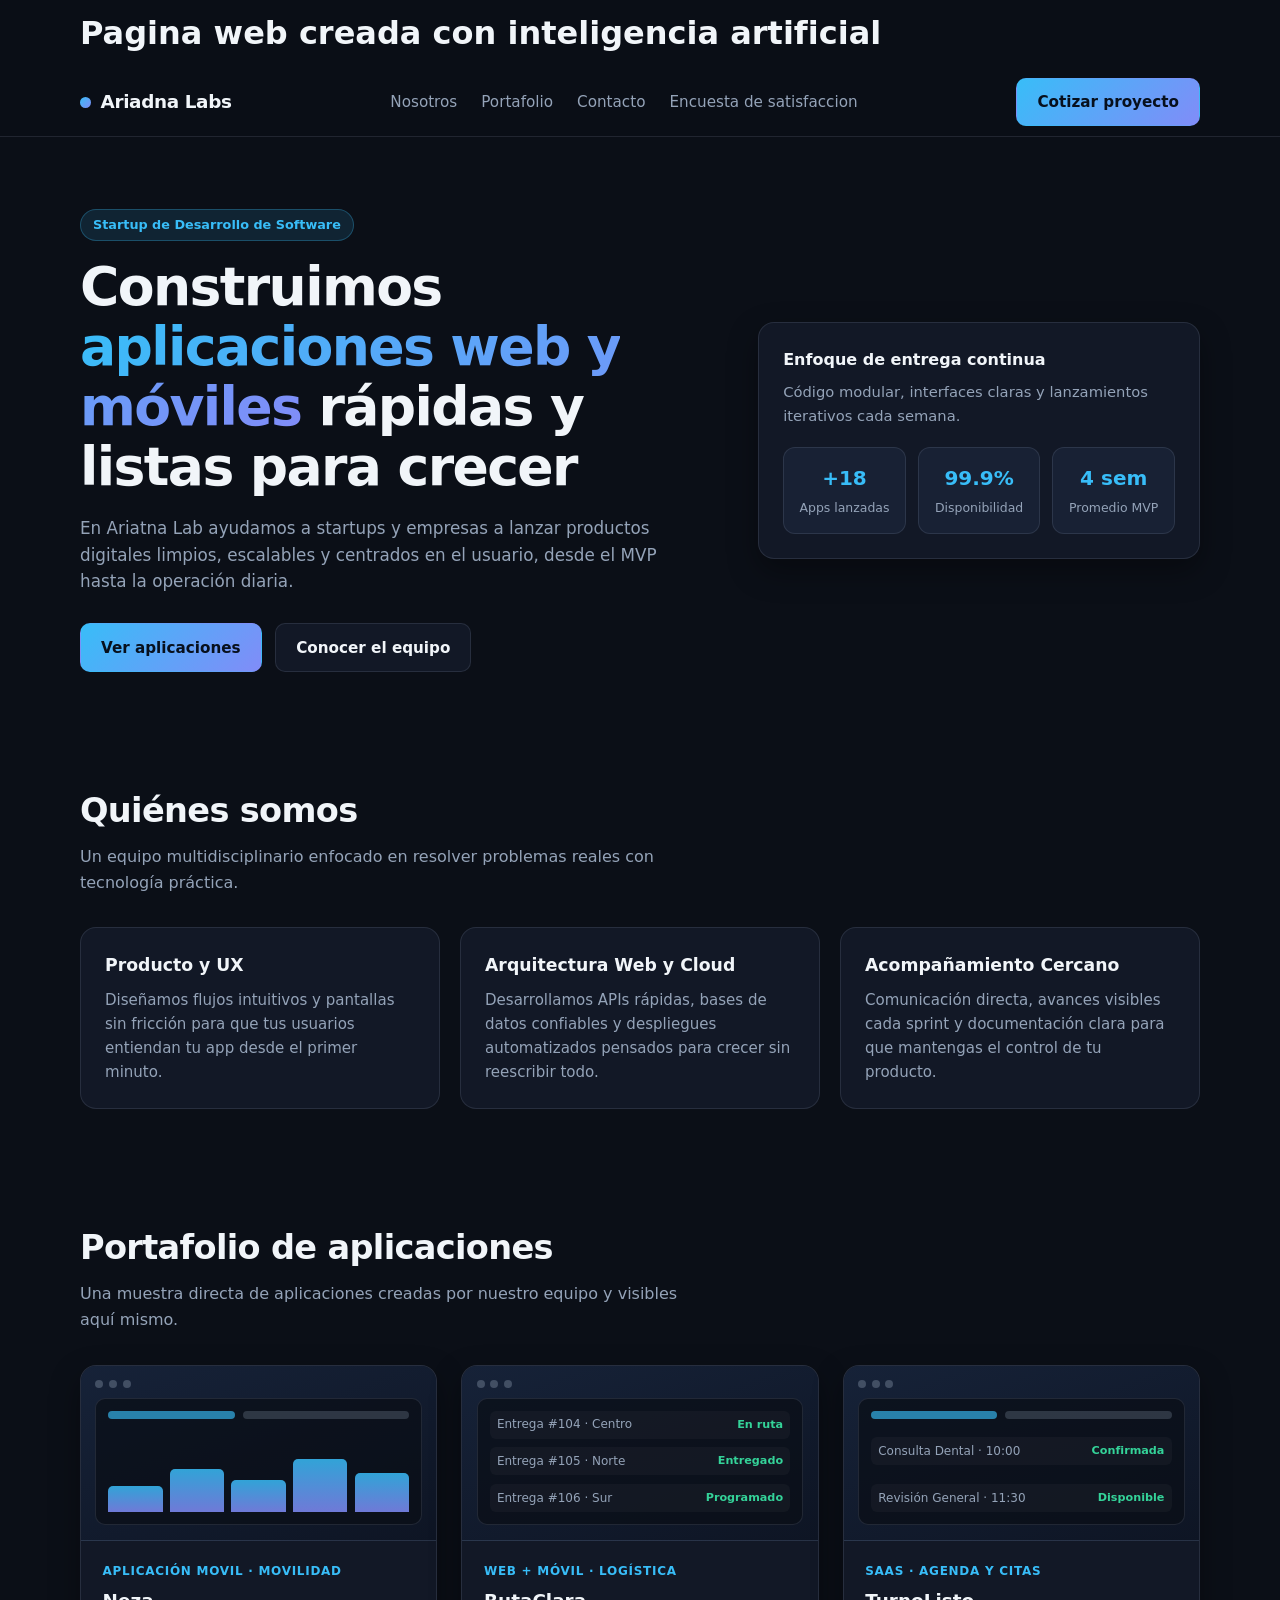
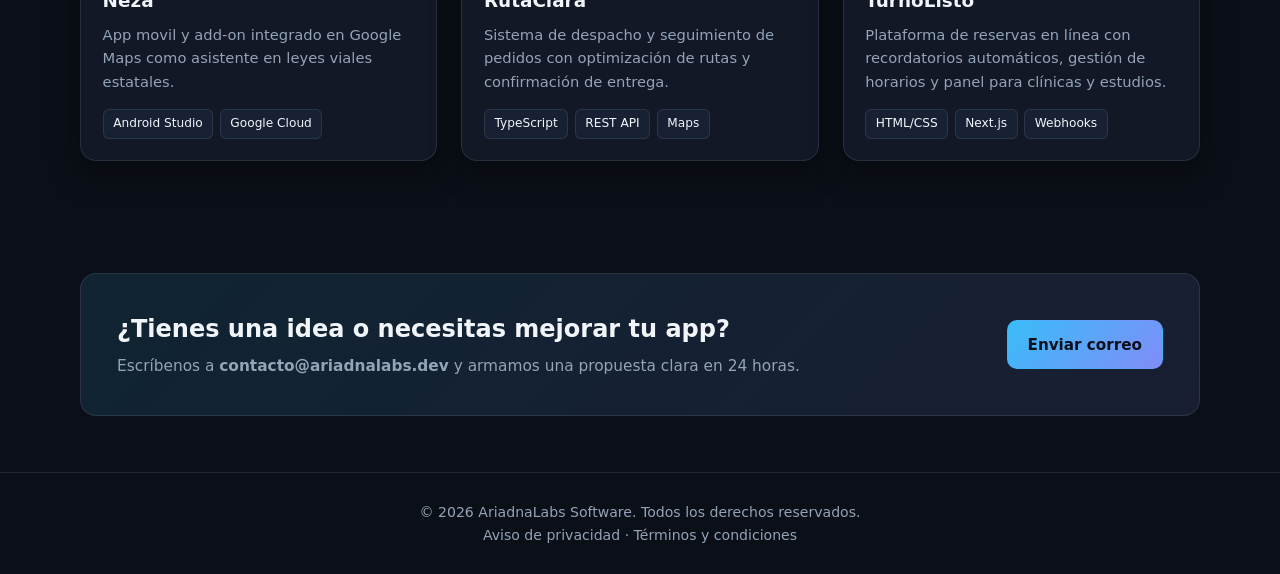
<file: index.html>
<!DOCTYPE html>
<html lang="es">
<head>
  <meta charset="UTF-8" />
  <meta name="viewport" content="width=device-width, initial-scale=1.0" />
  <title>Ariadna Labs — Estudio de Desarrollo de Software</title>
  <link rel="stylesheet" href="styles.css" />
</head>
<script async src="https://www.googletagmanager.com/gtm.js?id=GTM-MVJP47S3"></script>
<script>
  window.dataLayer = window.dataLayer || [];
  function gtag(){dataLayer.push(arguments);}
  gtag('js', new Date());
</script>
<script async src="https://www.googletagmanager.com/gtm.js?id=GTM-MVJP47S3"></script>
<script>
  window.dataLayer = window.dataLayer || [];
  function gtag(){dataLayer.push(arguments);}
  gtag('js', new Date());
</script>
<body>
  <header>
    <div class="container nav">
      <h1>Pagina web creada con inteligencia artificial</h1>
    </div>
    <div class="container nav">
      <a href="#" class="brand">
        <span class="brand-dot"></span>
        <span>Ariadna Labs</span>
      </a>
      <nav class="nav-links">
        <a href="#nosotros">Nosotros</a>
        <a href="#portafolio">Portafolio</a>
        <a href="#contacto">Contacto</a>
        <a href="https://docs.google.com/forms/d/e/1FAIpQLScqYAZuPq40RBqf7ep_jcuEsoFRTuUs_BPLWq-Hqh_2D_7Udw/viewform?usp=publish-editor">Encuesta de satisfaccion</a>
      </nav>
      <a href="#contacto" class="btn btn-primary">Cotizar proyecto</a>
    </div>
  </header>

  <main>
    <!-- Hero -->
    <section class="hero container">
      <div>
        <span class="badge">Startup de Desarrollo de Software</span>
        <h1>Construimos <span>aplicaciones web y móviles</span> rápidas y listas para crecer</h1>
        <p>
          En Ariatna Lab ayudamos a startups y empresas a lanzar productos digitales limpios,
          escalables y centrados en el usuario, desde el MVP hasta la operación diaria.
        </p>
        <div class="hero-actions">
          <a href="#portafolio" class="btn btn-primary">Ver aplicaciones</a>
          <a href="#nosotros" class="btn btn-secondary">Conocer el equipo</a>
        </div>
      </div>

      <aside class="hero-card">
        <h2>Enfoque de entrega continua</h2>
        <p>Código modular, interfaces claras y lanzamientos iterativos cada semana.</p>
        <div class="metrics">
          <div class="metric">
            <strong>+18</strong>
            <span>Apps lanzadas</span>
          </div>
          <div class="metric">
            <strong>99.9%</strong>
            <span>Disponibilidad</span>
          </div>
          <div class="metric">
            <strong>4 sem</strong>
            <span>Promedio MVP</span>
          </div>
        </div>
      </aside>
    </section>

    <!-- Sobre la empresa -->
    <section id="nosotros" class="container">
      <div class="section-header">
        <h2>Quiénes somos</h2>
        <p>Un equipo multidisciplinario enfocado en resolver problemas reales con tecnología práctica.</p>
      </div>
      <div class="about-grid">
        <article class="card">
          <h3>Producto y UX</h3>
          <p>Diseñamos flujos intuitivos y pantallas sin fricción para que tus usuarios entiendan tu app desde el primer minuto.</p>
        </article>
        <article class="card">
          <h3>Arquitectura Web y Cloud</h3>
          <p>Desarrollamos APIs rápidas, bases de datos confiables y despliegues automatizados pensados para crecer sin reescribir todo.</p>
        </article>
        <article class="card">
          <h3>Acompañamiento Cercano</h3>
          <p>Comunicación directa, avances visibles cada sprint y documentación clara para que mantengas el control de tu producto.</p>
        </article>
      </div>
    </section>

    <!-- Portafolio de aplicaciones en la misma vista -->
    <section id="portafolio" class="container">
      <div class="section-header">
        <h2>Portafolio de aplicaciones</h2>
        <p>Una muestra directa de aplicaciones creadas por nuestro equipo y visibles aquí mismo.</p>
      </div>

      <div class="portfolio-grid">
        <!-- App 1 -->
        <article class="app-card">
          <div class="app-preview">
            <div class="window-bar">
              <span></span><span></span><span></span>
            </div>
            <div class="ui-mock">
              <div class="ui-row">
                <div class="ui-pill accent"></div>
                <div class="ui-pill"></div>
              </div>
              <div class="ui-bars">
                <i class="bar-1"></i>
                <i class="bar-2"></i>
                <i class="bar-3"></i>
                <i class="bar-4"></i>
                <i class="bar-5"></i>
              </div>
            </div>
          </div>
          <div class="app-body">
            <span class="app-type">Aplicación movil · Movilidad</span>
            <h3>Neza</h3>
            <p>App movil y add-on integrado en Google Maps como asistente en leyes viales estatales.</p>
            <div class="stack">
              <span>Android Studio</span>
              <span>Google Cloud</span>
            </div>
          </div>
        </article>

        <!-- App 2 -->
        <article class="app-card">
          <div class="app-preview">
            <div class="window-bar">
              <span></span><span></span><span></span>
            </div>
            <div class="ui-mock">
              <div class="ui-list-item">
                <span>Entrega #104 · Centro</span>
                <span class="tag-live">En ruta</span>
              </div>
              <div class="ui-list-item">
                <span>Entrega #105 · Norte</span>
                <span class="tag-live">Entregado</span>
              </div>
              <div class="ui-list-item">
                <span>Entrega #106 · Sur</span>
                <span class="tag-live">Programado</span>
              </div>
            </div>
          </div>
          <div class="app-body">
            <span class="app-type">Web + Móvil · Logística</span>
            <h3>RutaClara</h3>
            <p>Sistema de despacho y seguimiento de pedidos con optimización de rutas y confirmación de entrega.</p>
            <div class="stack">
              <span>TypeScript</span>
              <span>REST API</span>
              <span>Maps</span>
            </div>
          </div>
        </article>

        <!-- App 3 -->
        <article class="app-card">
          <div class="app-preview">
            <div class="window-bar">
              <span></span><span></span><span></span>
            </div>
            <div class="ui-mock">
              <div class="ui-row">
                <div class="ui-pill accent"></div>
                <div class="ui-pill"></div>
              </div>
              <div class="ui-list-item">
                <span>Consulta Dental · 10:00</span>
                <span class="tag-live">Confirmada</span>
              </div>
              <div class="ui-list-item">
                <span>Revisión General · 11:30</span>
                <span class="tag-live">Disponible</span>
              </div>
            </div>
          </div>
          <div class="app-body">
            <span class="app-type">SaaS · Agenda y Citas</span>
            <h3>TurnoListo</h3>
            <p>Plataforma de reservas en línea con recordatorios automáticos, gestión de horarios y panel para clínicas y estudios.</p>
            <div class="stack">
              <span>HTML/CSS</span>
              <span>Next.js</span>
              <span>Webhooks</span>
            </div>
          </div>
        </article>
      </div>
    </section>

    <!-- Contacto -->
    <section id="contacto" class="container">
      <div class="cta-box">
        <div>
          <h2>¿Tienes una idea o necesitas mejorar tu app?</h2>
          <p>Escríbenos a <strong>contacto@ariadnalabs.dev</strong> y armamos una propuesta clara en 24 horas.</p>
        </div>
        <a href="mailto:contacto@ariadnalabs.dev" class="btn btn-primary">Enviar correo</a>
      </div>
    </section>
  </main>

  <footer>
    <div class="container">
      <p>© 2026 AriadnaLabs Software. Todos los derechos reservados.</p>
      <nav aria-label="Información legal">
        <a href="#aviso-privacidad">Aviso de privacidad</a>
        <span> · </span>
        <a href="#terminos-condiciones">Términos y condiciones</a>
      </nav>
    </div>
  </footer>
</body>
</html>
</file>
<file: styles.css>
:root {
  --bg: #0b0f17;
  --surface: #121826;
  --surface-2: #182134;
  --text: #f1f5f9;
  --muted: #94a3b8;
  --accent: #38bdf8;
  --accent-2: #818cf8;
  --border: rgba(148, 163, 184, 0.16);
  --radius: 16px;
  --shadow: 0 12px 30px rgba(0, 0, 0, 0.35);
}

* {
  box-sizing: border-box;
  margin: 0;
  padding: 0;
}

html {
  scroll-behavior: smooth;
}

body {
  font-family: system-ui, -apple-system, BlinkMacSystemFont, "Segoe UI", Roboto, sans-serif;
  background-color: var(--bg);
  color: var(--text);
  line-height: 1.6;
}

a {
  color: inherit;
  text-decoration: none;
}

.container {
  width: min(1120px, 92%);
  margin: 0 auto;
}

/* Header */
header {
  position: sticky;
  top: 0;
  z-index: 20;
  background: rgba(11, 15, 23, 0.85);
  backdrop-filter: blur(10px);
  border-bottom: 1px solid var(--border);
}

.nav {
  display: flex;
  align-items: center;
  justify-content: space-between;
  height: 68px;
  gap: 1rem;
}

.brand {
  display: flex;
  align-items: center;
  gap: 0.6rem;
  font-weight: 700;
  font-size: 1.15rem;
  letter-spacing: -0.02em;
}

.brand-dot {
  width: 11px;
  height: 11px;
  border-radius: 50%;
  background: linear-gradient(135deg, var(--accent), var(--accent-2));
}

.nav-links {
  display: flex;
  align-items: center;
  gap: 1.5rem;
  font-size: 0.95rem;
  color: var(--muted);
}

.nav-links a:hover {
  color: var(--text);
}

.btn {
  display: inline-flex;
  align-items: center;
  justify-content: center;
  padding: 0.7rem 1.25rem;
  border-radius: 10px;
  font-weight: 600;
  font-size: 0.95rem;
  transition: transform 0.15s ease, opacity 0.15s ease, background-color 0.15s ease;
  cursor: pointer;
  border: 1px solid transparent;
}

.btn:hover {
  transform: translateY(-1px);
}

.btn-primary {
  background: linear-gradient(135deg, var(--accent), var(--accent-2));
  color: #07101d;
}

.btn-secondary {
  background: var(--surface);
  border-color: var(--border);
  color: var(--text);
}

/* Hero */
.hero {
  padding: 4.5rem 0 3.5rem;
  display: grid;
  grid-template-columns: 1.3fr 0.9fr;
  gap: 2.5rem;
  align-items: center;
}

.badge {
  display: inline-block;
  font-size: 0.8rem;
  font-weight: 600;
  color: var(--accent);
  background: rgba(56, 189, 248, 0.12);
  border: 1px solid rgba(56, 189, 248, 0.28);
  padding: 0.3rem 0.75rem;
  border-radius: 999px;
  margin-bottom: 1rem;
}

.hero h1 {
  font-size: clamp(2.1rem, 4.2vw, 3.35rem);
  line-height: 1.12;
  letter-spacing: -0.03em;
  margin-bottom: 1.1rem;
}

.hero h1 span {
  background: linear-gradient(135deg, var(--accent), var(--accent-2));
  -webkit-background-clip: text;
  -webkit-text-fill-color: transparent;
}

.hero p {
  color: var(--muted);
  font-size: 1.05rem;
  max-width: 58ch;
  margin-bottom: 1.75rem;
}

.hero-actions {
  display: flex;
  flex-wrap: wrap;
  gap: 0.85rem;
}

.hero-card {
  background: var(--surface);
  border: 1px solid var(--border);
  border-radius: var(--radius);
  padding: 1.5rem;
  box-shadow: var(--shadow);
}

.hero-card h2 {
  font-size: 1rem;
  margin-bottom: 0.5rem;
}

.hero-card p {
  font-size: 0.92rem;
  color: var(--muted);
  margin-bottom: 1.25rem;
}

.metrics {
  display: grid;
  grid-template-columns: repeat(3, 1fr);
  gap: 0.75rem;
  text-align: center;
}

.metric {
  background: var(--surface-2);
  border: 1px solid var(--border);
  border-radius: 12px;
  padding: 0.85rem 0.5rem;
}

.metric strong {
  display: block;
  font-size: 1.25rem;
  color: var(--accent);
}

.metric span {
  font-size: 0.78rem;
  color: var(--muted);
}

/* Secciones */
section {
  padding: 3.5rem 0;
}

.section-header {
  margin-bottom: 2rem;
}

.section-header h2 {
  font-size: clamp(1.5rem, 2.8vw, 2.1rem);
  letter-spacing: -0.02em;
  margin-bottom: 0.4rem;
}

.section-header p {
  color: var(--muted);
  max-width: 60ch;
}

/* Sobre la empresa */
.about-grid {
  display: grid;
  grid-template-columns: repeat(3, 1fr);
  gap: 1.25rem;
}

.card {
  background: var(--surface);
  border: 1px solid var(--border);
  border-radius: var(--radius);
  padding: 1.5rem;
  transition: border-color 0.2s ease, transform 0.2s ease;
}

.card:hover {
  border-color: rgba(56, 189, 248, 0.45);
  transform: translateY(-2px);
}

.card h3 {
  font-size: 1.08rem;
  margin-bottom: 0.5rem;
}

.card p {
  color: var(--muted);
  font-size: 0.94rem;
}

/* Portafolio de aplicaciones en la misma vista */
.portfolio-grid {
  display: grid;
  grid-template-columns: repeat(3, 1fr);
  gap: 1.5rem;
}

.app-card {
  background: var(--surface);
  border: 1px solid var(--border);
  border-radius: var(--radius);
  overflow: hidden;
  display: flex;
  flex-direction: column;
  box-shadow: var(--shadow);
}

/* Simulación visual de interfaz de cada app */
.app-preview {
  height: 175px;
  padding: 0.9rem;
  background: linear-gradient(160deg, #162238, #0e1524);
  border-bottom: 1px solid var(--border);
  display: flex;
  flex-direction: column;
  gap: 0.6rem;
}

.window-bar {
  display: flex;
  align-items: center;
  gap: 0.35rem;
}

.window-bar span {
  width: 8px;
  height: 8px;
  border-radius: 50%;
  background: rgba(148, 163, 184, 0.35);
}

.ui-mock {
  flex: 1;
  background: rgba(11, 15, 23, 0.72);
  border: 1px solid var(--border);
  border-radius: 10px;
  padding: 0.75rem;
  display: flex;
  flex-direction: column;
  justify-content: space-between;
}

.ui-row {
  display: flex;
  gap: 0.5rem;
  align-items: center;
}

.ui-pill {
  height: 8px;
  border-radius: 999px;
  background: rgba(148, 163, 184, 0.25);
  flex: 1;
}

.ui-pill.accent {
  background: rgba(56, 189, 248, 0.65);
  max-width: 42%;
}

.ui-bars {
  display: flex;
  align-items: flex-end;
  gap: 0.45rem;
  height: 58px;
}

.ui-bars i {
  display: block;
  flex: 1;
  border-radius: 5px 5px 0 0;
  background: linear-gradient(180deg, var(--accent), var(--accent-2));
  opacity: 0.85;
}

.bar-1 { height: 45%; }
.bar-2 { height: 75%; }
.bar-3 { height: 55%; }
.bar-4 { height: 92%; }
.bar-5 { height: 68%; }

.ui-list-item {
  display: flex;
  justify-content: space-between;
  align-items: center;
  font-size: 0.75rem;
  color: var(--muted);
  padding: 0.28rem 0.45rem;
  border-radius: 6px;
  background: rgba(255, 255, 255, 0.03);
}

.tag-live {
  color: #34d399;
  font-weight: 600;
  font-size: 0.7rem;
}

.app-body {
  padding: 1.35rem;
  display: flex;
  flex-direction: column;
  flex: 1;
}

.app-type {
  font-size: 0.75rem;
  text-transform: uppercase;
  letter-spacing: 0.06em;
  color: var(--accent);
  font-weight: 700;
  margin-bottom: 0.3rem;
}

.app-body h3 {
  font-size: 1.15rem;
  margin-bottom: 0.45rem;
}

.app-body p {
  color: var(--muted);
  font-size: 0.92rem;
  margin-bottom: 1rem;
  flex: 1;
}

.stack {
  display: flex;
  flex-wrap: wrap;
  gap: 0.4rem;
}

.stack span {
  font-size: 0.76rem;
  padding: 0.25rem 0.6rem;
  border-radius: 6px;
  background: var(--surface-2);
  color: var(--text);
  border: 1px solid var(--border);
}

/* Contacto */
.cta-box {
  background: linear-gradient(135deg, rgba(56, 189, 248, 0.12), rgba(129, 140, 248, 0.12));
  border: 1px solid var(--border);
  border-radius: var(--radius);
  padding: 2.25rem;
  display: flex;
  flex-wrap: wrap;
  align-items: center;
  justify-content: space-between;
  gap: 1.5rem;
}

.cta-box h2 {
  font-size: 1.5rem;
  margin-bottom: 0.35rem;
}

.cta-box p {
  color: var(--muted);
  font-size: 0.96rem;
}

footer {
  border-top: 1px solid var(--border);
  padding: 1.75rem 0;
  color: var(--muted);
  font-size: 0.88rem;
  text-align: center;
}

@media (max-width: 900px) {
  .hero,
  .about-grid,
  .portfolio-grid {
    grid-template-columns: 1fr;
  }

  .nav-links {
    display: none;
  }
}
</file>
